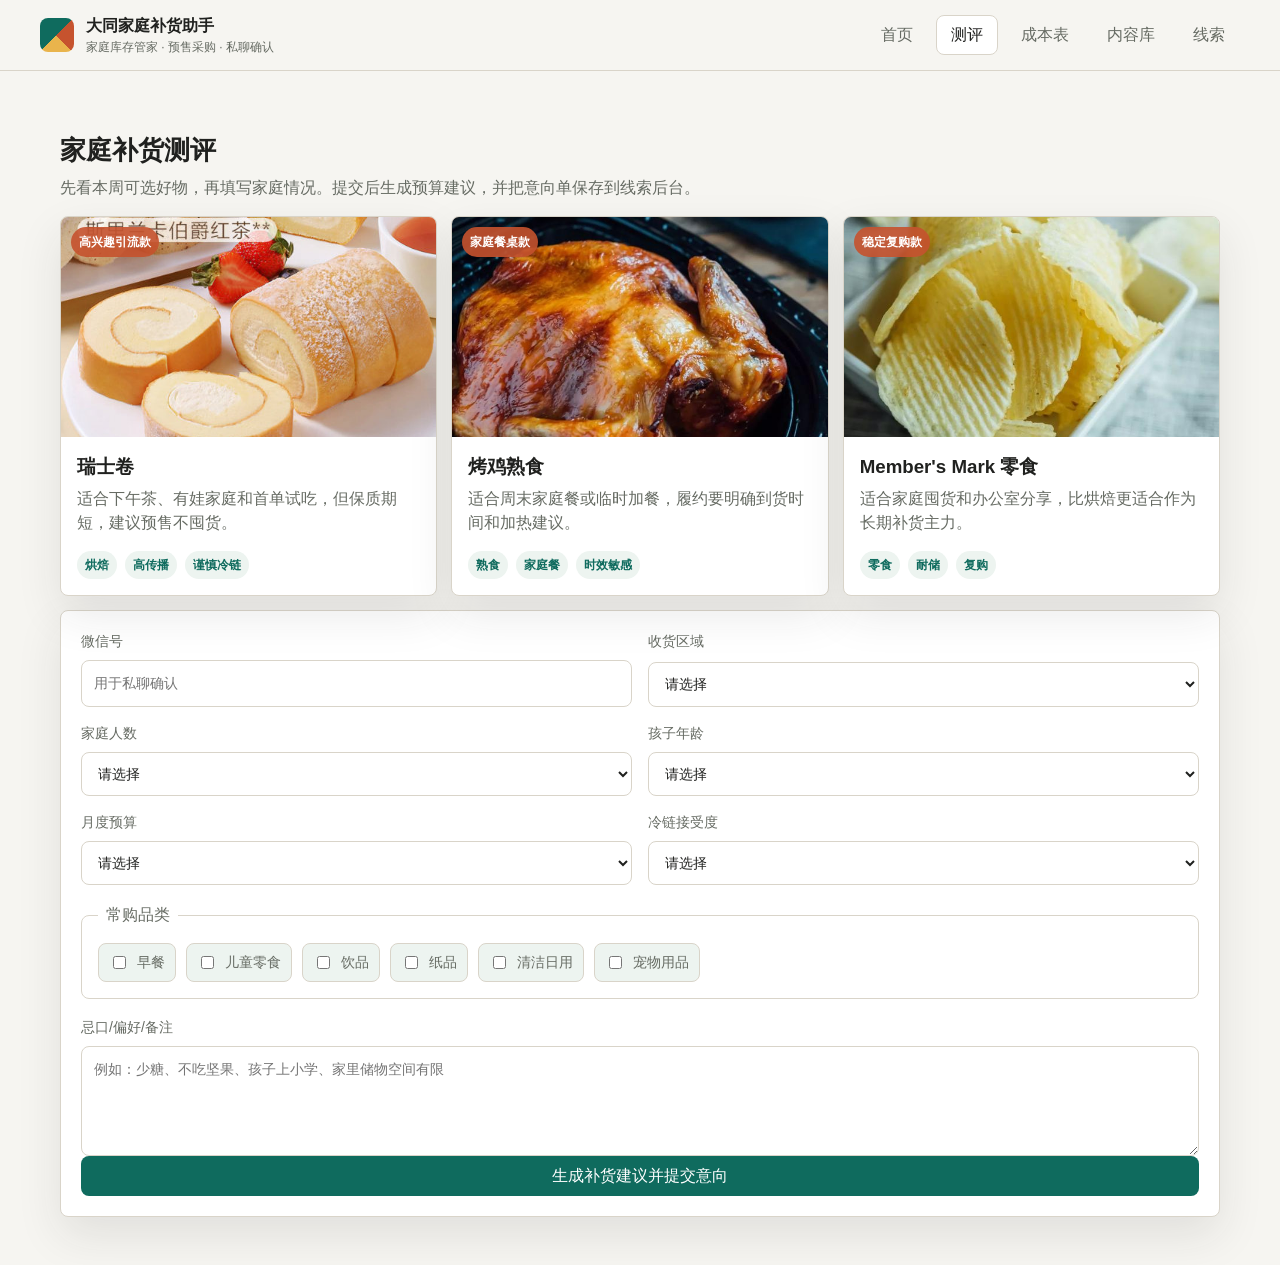
<file: index.html>
<!doctype html>
<html lang="zh-CN">
  <head>
    <meta charset="UTF-8" />
    <meta name="viewport" content="width=device-width, initial-scale=1.0" />
    <title>大同家庭补货助手</title>
    <link rel="stylesheet" href="./styles.css" />
  </head>
  <body>
    <header class="topbar">
      <div class="brand">
        <span class="brand-mark" aria-hidden="true"></span>
        <div>
          <strong>大同家庭补货助手</strong>
          <small>家庭库存管家 · 预售采购 · 私聊确认</small>
        </div>
      </div>
      <nav class="nav" aria-label="主导航">
        <button class="nav-btn" data-view="home">首页</button>
        <button class="nav-btn active" data-view="assessment">测评</button>
        <button class="nav-btn" data-view="pricing">成本表</button>
        <button class="nav-btn" data-view="content">内容库</button>
        <button class="nav-btn" data-view="admin">线索</button>
      </nav>
    </header>

    <main>
      <section id="home" class="view">
        <div class="hero">
          <div class="hero-copy">
            <span class="eyebrow">大同家庭囤货测评</span>
            <h1>先看本周好物，再生成你的补货清单</h1>
            <p>
              瑞士卷、烤鸡、零食饮品和家庭日用按预算组合。不是普通代购清单，而是帮你少买错、少浪费。
            </p>
            <div class="actions">
              <button class="primary" data-go="assessment">开始家庭测评</button>
              <button class="secondary" data-go="content">查看线上获客素材</button>
            </div>
          </div>
          <div class="hero-panel product-wall" aria-label="本周商品预览">
            <figure class="feature-product large">
              <img src="./assets/swiss-roll.jpg" alt="山姆瑞士卷商品图" />
              <figcaption>
                <strong>瑞士卷</strong>
                <span>下午茶/有娃家庭高传播款</span>
              </figcaption>
            </figure>
            <div class="product-stack">
              <figure class="feature-product">
                <img src="./assets/rotisserie-chicken.jpg" alt="山姆烤鸡商品图" />
                <figcaption>
                  <strong>烤鸡熟食</strong>
                  <span>家庭餐桌引流款</span>
                </figcaption>
              </figure>
              <figure class="feature-product">
                <img src="./assets/membermark-chips.jpg" alt="Member's Mark 零食商品图" />
                <figcaption>
                  <strong>MM 零食</strong>
                  <span>办公室/家庭囤货款</span>
                </figcaption>
              </figure>
            </div>
          </div>
        </div>

        <div class="section-head">
          <h2>先用商品激发兴趣</h2>
          <p>页面要让用户感到“这周真的有东西值得买”，测评只是把购买欲变成可成交线索。</p>
        </div>
        <div id="homeProducts" class="product-grid"></div>

        <div class="section-head">
          <h2>首版只验证这条链路</h2>
          <p>内容平台引流，小程序测评筛选，私聊确认成交，固定采购日履约。</p>
        </div>
        <div class="flow">
          <article>
            <span>01</span>
            <h3>内容搜索</h3>
            <p>小红书/抖音发布大同家庭囤货、预算清单、避坑内容。</p>
          </article>
          <article>
            <span>02</span>
            <h3>测评筛选</h3>
            <p>用户填写家庭人数、孩子年龄、预算、忌口和收货区域。</p>
          </article>
          <article>
            <span>03</span>
            <h3>私聊确认</h3>
            <p>按推荐套餐沟通替换品、冷链风险和固定到货时间。</p>
          </article>
          <article>
            <span>04</span>
            <h3>复购提醒</h3>
            <p>沉淀家庭档案，下月按历史清单提醒补货。</p>
          </article>
        </div>

        <div class="packages">
          <article>
            <small>试单</small>
            <h3>99 元试补货</h3>
            <p>5-8 件高复购商品，用来降低首次尝试门槛。</p>
          </article>
          <article>
            <small>主力</small>
            <h3>399/699/999 元补货包</h3>
            <p>按真实采购价和履约成本配货，不让用户逐个 SKU 比价。</p>
          </article>
          <article>
            <small>复购</small>
            <h3>月度补货会员</h3>
            <p>每月一次专属清单、采购提醒和缺货替换优先权。</p>
          </article>
        </div>
      </section>

      <section id="assessment" class="view active-view">
        <div class="section-head">
          <h2>家庭补货测评</h2>
          <p>先看本周可选好物，再填写家庭情况。提交后生成预算建议，并把意向单保存到线索后台。</p>
        </div>
        <div id="assessmentProducts" class="product-grid compact"></div>
        <form id="assessmentForm" class="form-shell">
          <div class="form-grid">
            <label>
              微信号
              <input name="wechat" type="text" placeholder="用于私聊确认" required />
            </label>
            <label>
              收货区域
              <select name="area" required>
                <option value="">请选择</option>
                <option>平城区</option>
                <option>云冈区</option>
                <option>云州区</option>
                <option>新荣区</option>
                <option>其他大同区域</option>
              </select>
            </label>
            <label>
              家庭人数
              <select name="familySize" required>
                <option value="">请选择</option>
                <option value="2">2 人</option>
                <option value="3">3 人</option>
                <option value="4">4 人</option>
                <option value="5">5 人及以上</option>
              </select>
            </label>
            <label>
              孩子年龄
              <select name="childAge" required>
                <option value="">请选择</option>
                <option>暂无孩子</option>
                <option>0-3 岁</option>
                <option>4-6 岁</option>
                <option>7-12 岁</option>
                <option>13 岁以上</option>
              </select>
            </label>
            <label>
              月度预算
              <select name="budget" required>
                <option value="">请选择</option>
                <option value="399">399 元起轻补货</option>
                <option value="699">699 元起家庭囤货</option>
                <option value="999">999 元起省心补货</option>
                <option value="custom">需要单独报价</option>
              </select>
            </label>
            <label>
              冷链接受度
              <select name="coldChain" required>
                <option value="">请选择</option>
                <option>先不做冷链</option>
                <option>少量冷藏可接受</option>
                <option>冷冻冷藏都可以</option>
              </select>
            </label>
          </div>

          <fieldset>
            <legend>常购品类</legend>
            <div class="chips">
              <label><input type="checkbox" name="categories" value="早餐" />早餐</label>
              <label><input type="checkbox" name="categories" value="儿童零食" />儿童零食</label>
              <label><input type="checkbox" name="categories" value="饮品" />饮品</label>
              <label><input type="checkbox" name="categories" value="纸品" />纸品</label>
              <label><input type="checkbox" name="categories" value="清洁日用" />清洁日用</label>
              <label><input type="checkbox" name="categories" value="宠物用品" />宠物用品</label>
            </div>
          </fieldset>

          <label>
            忌口/偏好/备注
            <textarea name="notes" rows="4" placeholder="例如：少糖、不吃坚果、孩子上小学、家里储物空间有限"></textarea>
          </label>

          <button class="primary full" type="submit">生成补货建议并提交意向</button>
        </form>

        <div id="result" class="result hidden" aria-live="polite"></div>
      </section>

      <section id="content" class="view">
        <div class="section-head">
          <h2>线上内容素材库</h2>
          <p>围绕搜索词做决策型内容，不和普通代购比低价。</p>
        </div>
        <div id="contentGrid" class="content-grid"></div>
      </section>

      <section id="pricing" class="view">
        <div class="section-head">
          <h2>真实落地成本表</h2>
          <p>先录真实采购价和履约成本，再让系统按预算自动组合。公开参考价只用于试算，正式报价前必须改成实际采购价。</p>
        </div>

        <form id="costForm" class="form-shell">
          <div class="form-grid">
            <label>
              采购城市
              <input name="city" type="text" placeholder="北京/天津/太原" />
            </label>
            <label>
              单单物流摊销
              <input name="logisticsPerOrder" type="number" min="0" step="1" />
            </label>
            <label>
              服务费率
              <input name="serviceRate" type="number" min="0" max="1" step="0.01" />
            </label>
            <label>
              损耗/售后预留
              <input name="lossRate" type="number" min="0" max="1" step="0.01" />
            </label>
            <label>
              冷链包装费
              <input name="coldPackFee" type="number" min="0" step="1" />
            </label>
            <label>
              缺货替换预留
              <input name="reserveRate" type="number" min="0" max="1" step="0.01" />
            </label>
          </div>
          <button class="primary full" type="submit">保存成本参数</button>
        </form>

        <div class="section-head">
          <h2>SKU 采购价</h2>
          <p>把价格改成当天山姆 App/门店实付价。只有启用的 SKU 会进入测评推荐。</p>
        </div>
        <div class="table-actions">
          <button class="secondary" id="addSku" type="button">新增 SKU</button>
          <button class="secondary" id="exportSkuCsv" type="button">导出 SKU CSV</button>
          <label class="secondary file-action">
            导入采价 CSV
            <input id="importSkuCsv" type="file" accept=".csv,text/csv" />
          </label>
          <button class="danger" id="resetSku" type="button">恢复参考价</button>
        </div>
        <p class="lead-meta">CSV 字段：enabled,name,category,price,risk,note。采价必须以你实际采购城市山姆 App/小程序当天实付价为准。</p>
        <div class="sku-table-wrap">
          <table class="sku-table">
            <thead>
              <tr>
                <th>启用</th>
                <th>商品</th>
                <th>品类</th>
                <th>采购价</th>
                <th>风险</th>
                <th>来源备注</th>
                <th>操作</th>
              </tr>
            </thead>
            <tbody id="skuRows"></tbody>
          </table>
        </div>
      </section>

      <section id="admin" class="view">
        <div class="section-head">
          <h2>线索后台</h2>
          <p>演示版数据保存在当前浏览器本地。迁移小程序后可接云开发数据库。</p>
        </div>
        <div class="admin-tools">
          <select id="statusFilter" aria-label="状态筛选">
            <option value="all">全部线索</option>
            <option value="new">新线索</option>
            <option value="contacted">已联系</option>
            <option value="won">已成交</option>
          </select>
          <button class="secondary" id="exportCsv">导出 CSV</button>
          <button class="danger" id="clearLeads">清空演示数据</button>
        </div>
        <div id="leadList" class="lead-list"></div>
      </section>
    </main>

    <script src="./app.js"></script>
  </body>
</html>
</file>
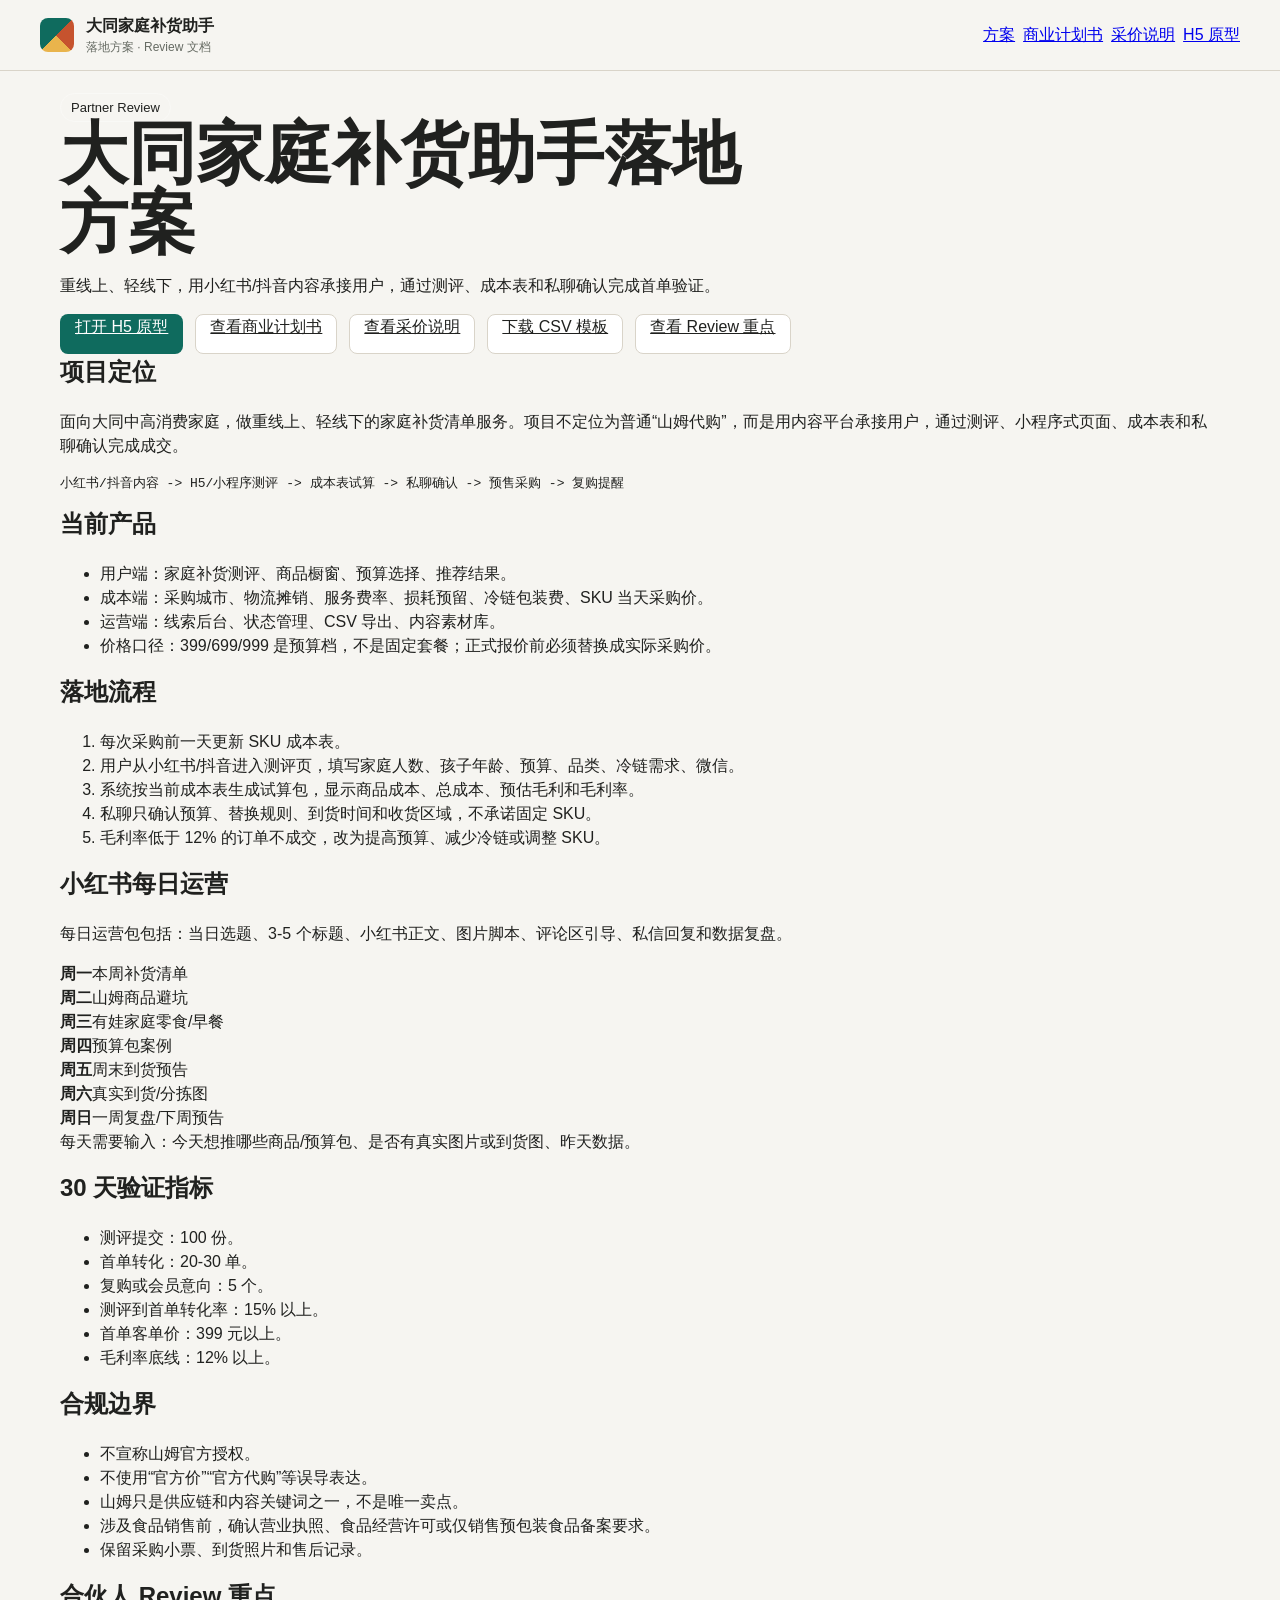
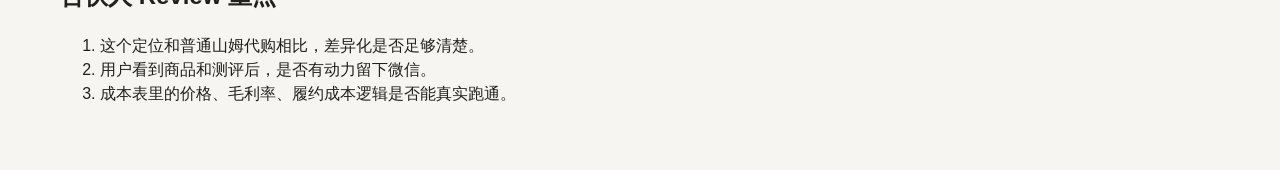
<file: docs.html>
<!doctype html>
<html lang="zh-CN">
  <head>
    <meta charset="UTF-8" />
    <meta name="viewport" content="width=device-width, initial-scale=1.0" />
    <title>大同家庭补货助手方案</title>
    <link rel="stylesheet" href="./styles.css" />
  </head>
  <body>
    <header class="topbar">
      <div class="brand">
        <span class="brand-mark" aria-hidden="true"></span>
        <div>
          <strong>大同家庭补货助手</strong>
          <small>落地方案 · Review 文档</small>
        </div>
      </div>
      <nav class="nav" aria-label="文档导航">
        <a class="nav-link active" href="./docs.html">方案</a>
        <a class="nav-link" href="./BUSINESS_PLAN.md">商业计划书</a>
        <a class="nav-link" href="./sams-price.html">采价说明</a>
        <a class="nav-link" href="./index.html">H5 原型</a>
      </nav>
    </header>

    <main class="doc-main">
      <section class="doc-hero">
        <span class="eyebrow">Partner Review</span>
        <h1>大同家庭补货助手落地方案</h1>
        <p>重线上、轻线下，用小红书/抖音内容承接用户，通过测评、成本表和私聊确认完成首单验证。</p>
        <div class="actions">
          <a class="primary link-button" href="./index.html">打开 H5 原型</a>
          <a class="secondary link-button" href="./BUSINESS_PLAN.md">查看商业计划书</a>
          <a class="secondary link-button" href="./sams-price.html">查看采价说明</a>
          <a class="secondary link-button" href="./data/sams_price_template.csv">下载 CSV 模板</a>
          <a class="secondary link-button" href="#review">查看 Review 重点</a>
        </div>
      </section>

      <section class="doc-section">
        <h2>项目定位</h2>
        <p>面向大同中高消费家庭，做重线上、轻线下的家庭补货清单服务。项目不定位为普通“山姆代购”，而是用内容平台承接用户，通过测评、小程序式页面、成本表和私聊确认完成成交。</p>
        <pre><code>小红书/抖音内容 -> H5/小程序测评 -> 成本表试算 -> 私聊确认 -> 预售采购 -> 复购提醒</code></pre>
      </section>

      <section class="doc-section">
        <h2>当前产品</h2>
        <ul>
          <li>用户端：家庭补货测评、商品橱窗、预算选择、推荐结果。</li>
          <li>成本端：采购城市、物流摊销、服务费率、损耗预留、冷链包装费、SKU 当天采购价。</li>
          <li>运营端：线索后台、状态管理、CSV 导出、内容素材库。</li>
          <li>价格口径：399/699/999 是预算档，不是固定套餐；正式报价前必须替换成实际采购价。</li>
        </ul>
      </section>

      <section class="doc-section">
        <h2>落地流程</h2>
        <ol>
          <li>每次采购前一天更新 SKU 成本表。</li>
          <li>用户从小红书/抖音进入测评页，填写家庭人数、孩子年龄、预算、品类、冷链需求、微信。</li>
          <li>系统按当前成本表生成试算包，显示商品成本、总成本、预估毛利和毛利率。</li>
          <li>私聊只确认预算、替换规则、到货时间和收货区域，不承诺固定 SKU。</li>
          <li>毛利率低于 12% 的订单不成交，改为提高预算、减少冷链或调整 SKU。</li>
        </ol>
      </section>

      <section class="doc-section">
        <h2>小红书每日运营</h2>
        <p>每日运营包包括：当日选题、3-5 个标题、小红书正文、图片脚本、评论区引导、私信回复和数据复盘。</p>
        <div class="doc-grid">
          <article><strong>周一</strong><span>本周补货清单</span></article>
          <article><strong>周二</strong><span>山姆商品避坑</span></article>
          <article><strong>周三</strong><span>有娃家庭零食/早餐</span></article>
          <article><strong>周四</strong><span>预算包案例</span></article>
          <article><strong>周五</strong><span>周末到货预告</span></article>
          <article><strong>周六</strong><span>真实到货/分拣图</span></article>
          <article><strong>周日</strong><span>一周复盘/下周预告</span></article>
        </div>
        <p>每天需要输入：今天想推哪些商品/预算包、是否有真实图片或到货图、昨天数据。</p>
      </section>

      <section class="doc-section">
        <h2>30 天验证指标</h2>
        <ul>
          <li>测评提交：100 份。</li>
          <li>首单转化：20-30 单。</li>
          <li>复购或会员意向：5 个。</li>
          <li>测评到首单转化率：15% 以上。</li>
          <li>首单客单价：399 元以上。</li>
          <li>毛利率底线：12% 以上。</li>
        </ul>
      </section>

      <section class="doc-section">
        <h2>合规边界</h2>
        <ul>
          <li>不宣称山姆官方授权。</li>
          <li>不使用“官方价”“官方代购”等误导表达。</li>
          <li>山姆只是供应链和内容关键词之一，不是唯一卖点。</li>
          <li>涉及食品销售前，确认营业执照、食品经营许可或仅销售预包装食品备案要求。</li>
          <li>保留采购小票、到货照片和售后记录。</li>
        </ul>
      </section>

      <section id="review" class="doc-section">
        <h2>合伙人 Review 重点</h2>
        <ol>
          <li>这个定位和普通山姆代购相比，差异化是否足够清楚。</li>
          <li>用户看到商品和测评后，是否有动力留下微信。</li>
          <li>成本表里的价格、毛利率、履约成本逻辑是否能真实跑通。</li>
        </ol>
      </section>
    </main>
  </body>
</html>
</file>
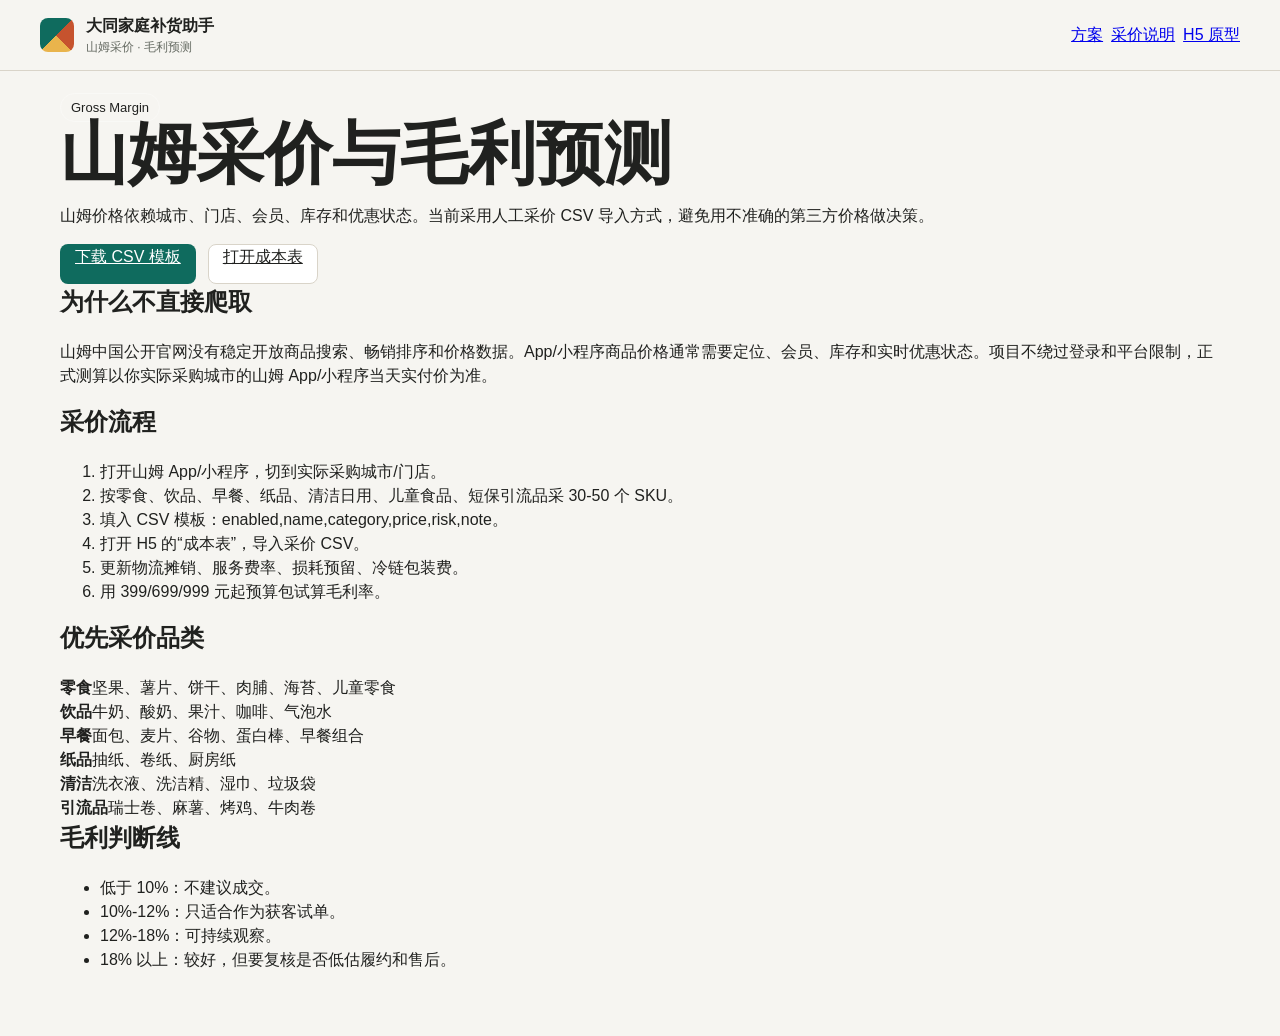
<file: sams-price.html>
<!doctype html>
<html lang="zh-CN">
  <head>
    <meta charset="UTF-8" />
    <meta name="viewport" content="width=device-width, initial-scale=1.0" />
    <title>山姆采价与毛利预测</title>
    <link rel="stylesheet" href="./styles.css" />
  </head>
  <body>
    <header class="topbar">
      <div class="brand">
        <span class="brand-mark" aria-hidden="true"></span>
        <div>
          <strong>大同家庭补货助手</strong>
          <small>山姆采价 · 毛利预测</small>
        </div>
      </div>
      <nav class="nav" aria-label="文档导航">
        <a class="nav-link" href="./docs.html">方案</a>
        <a class="nav-link active" href="./sams-price.html">采价说明</a>
        <a class="nav-link" href="./index.html">H5 原型</a>
      </nav>
    </header>

    <main class="doc-main">
      <section class="doc-hero">
        <span class="eyebrow">Gross Margin</span>
        <h1>山姆采价与毛利预测</h1>
        <p>山姆价格依赖城市、门店、会员、库存和优惠状态。当前采用人工采价 CSV 导入方式，避免用不准确的第三方价格做决策。</p>
        <div class="actions">
          <a class="primary link-button" href="./data/sams_price_template.csv">下载 CSV 模板</a>
          <a class="secondary link-button" href="./index.html">打开成本表</a>
        </div>
      </section>

      <section class="doc-section">
        <h2>为什么不直接爬取</h2>
        <p>山姆中国公开官网没有稳定开放商品搜索、畅销排序和价格数据。App/小程序商品价格通常需要定位、会员、库存和实时优惠状态。项目不绕过登录和平台限制，正式测算以你实际采购城市的山姆 App/小程序当天实付价为准。</p>
      </section>

      <section class="doc-section">
        <h2>采价流程</h2>
        <ol>
          <li>打开山姆 App/小程序，切到实际采购城市/门店。</li>
          <li>按零食、饮品、早餐、纸品、清洁日用、儿童食品、短保引流品采 30-50 个 SKU。</li>
          <li>填入 CSV 模板：enabled,name,category,price,risk,note。</li>
          <li>打开 H5 的“成本表”，导入采价 CSV。</li>
          <li>更新物流摊销、服务费率、损耗预留、冷链包装费。</li>
          <li>用 399/699/999 元起预算包试算毛利率。</li>
        </ol>
      </section>

      <section class="doc-section">
        <h2>优先采价品类</h2>
        <div class="doc-grid">
          <article><strong>零食</strong><span>坚果、薯片、饼干、肉脯、海苔、儿童零食</span></article>
          <article><strong>饮品</strong><span>牛奶、酸奶、果汁、咖啡、气泡水</span></article>
          <article><strong>早餐</strong><span>面包、麦片、谷物、蛋白棒、早餐组合</span></article>
          <article><strong>纸品</strong><span>抽纸、卷纸、厨房纸</span></article>
          <article><strong>清洁</strong><span>洗衣液、洗洁精、湿巾、垃圾袋</span></article>
          <article><strong>引流品</strong><span>瑞士卷、麻薯、烤鸡、牛肉卷</span></article>
        </div>
      </section>

      <section class="doc-section">
        <h2>毛利判断线</h2>
        <ul>
          <li>低于 10%：不建议成交。</li>
          <li>10%-12%：只适合作为获客试单。</li>
          <li>12%-18%：可持续观察。</li>
          <li>18% 以上：较好，但要复核是否低估履约和售后。</li>
        </ul>
      </section>
    </main>
  </body>
</html>
</file>
<file: styles.css>
:root {
  --bg: #f6f5f1;
  --ink: #20211f;
  --muted: #666b63;
  --line: #d9d4c9;
  --panel: #ffffff;
  --accent: #0f6b5e;
  --accent-2: #c6532e;
  --accent-3: #e9b44c;
  --soft: #edf4f0;
  --shadow: 0 18px 45px rgba(37, 38, 35, 0.1);
}

* {
  box-sizing: border-box;
}

body {
  margin: 0;
  color: var(--ink);
  background: var(--bg);
  font-family: -apple-system, BlinkMacSystemFont, "Segoe UI", sans-serif;
  line-height: 1.5;
}

button,
input,
select,
textarea {
  font: inherit;
}

button {
  cursor: pointer;
}

.topbar {
  position: sticky;
  top: 0;
  z-index: 20;
  display: flex;
  align-items: center;
  justify-content: space-between;
  gap: 16px;
  padding: 14px clamp(16px, 4vw, 40px);
  background: rgba(246, 245, 241, 0.94);
  border-bottom: 1px solid var(--line);
  backdrop-filter: blur(14px);
}

.brand {
  display: flex;
  align-items: center;
  gap: 12px;
  min-width: 220px;
}

.brand-mark {
  width: 34px;
  height: 34px;
  border-radius: 8px;
  background:
    linear-gradient(135deg, var(--accent) 0 50%, transparent 50%),
    linear-gradient(45deg, var(--accent-3) 0 48%, var(--accent-2) 48%);
}

.brand strong,
.brand small {
  display: block;
}

.brand small {
  color: var(--muted);
  font-size: 12px;
}

.nav {
  display: flex;
  gap: 8px;
  overflow-x: auto;
}

.nav-btn,
.secondary,
.primary,
.danger {
  min-height: 40px;
  border-radius: 8px;
  border: 1px solid transparent;
  padding: 0 14px;
}

.nav-btn {
  background: transparent;
  color: var(--muted);
}

.nav-btn.active {
  color: var(--ink);
  background: var(--panel);
  border-color: var(--line);
}

main {
  width: min(1160px, calc(100% - 32px));
  margin: 0 auto;
  padding: 24px 0 48px;
}

.view {
  display: none;
}

.active-view {
  display: block;
}

.hero {
  display: grid;
  grid-template-columns: minmax(0, 1.2fr) minmax(320px, 0.8fr);
  gap: 22px;
  align-items: stretch;
  min-height: 430px;
}

.hero-copy {
  display: flex;
  flex-direction: column;
  justify-content: center;
  padding: clamp(28px, 5vw, 64px);
  background:
    radial-gradient(circle at 16% 18%, rgba(233, 180, 76, 0.28), transparent 28%),
    linear-gradient(120deg, rgba(15, 107, 94, 0.96), rgba(32, 33, 31, 0.9));
  color: #fff;
  border-radius: 8px;
  overflow: hidden;
}

.eyebrow {
  width: fit-content;
  padding: 6px 10px;
  border: 1px solid rgba(255, 255, 255, 0.32);
  border-radius: 999px;
  font-size: 13px;
}

h1,
h2,
h3,
p {
  margin-top: 0;
}

h1 {
  max-width: 680px;
  margin-bottom: 16px;
  font-size: clamp(36px, 6vw, 68px);
  line-height: 1.02;
  letter-spacing: 0;
}

.hero-copy p {
  max-width: 560px;
  color: rgba(255, 255, 255, 0.84);
  font-size: 18px;
}

.actions {
  display: flex;
  flex-wrap: wrap;
  gap: 12px;
  margin-top: 16px;
}

.primary {
  color: #fff;
  background: var(--accent);
}

.secondary {
  color: var(--ink);
  background: var(--panel);
  border-color: var(--line);
}

.danger {
  color: #fff;
  background: var(--accent-2);
}

.full {
  width: 100%;
}

.hero-panel,
.flow article,
.packages article,
.form-shell,
.result,
.content-card,
.lead-card {
  background: var(--panel);
  border: 1px solid var(--line);
  border-radius: 8px;
  box-shadow: var(--shadow);
}

.hero-panel {
  padding: 28px;
}

.product-wall {
  display: grid;
  grid-template-columns: 1fr 0.78fr;
  gap: 14px;
}

.product-stack {
  display: grid;
  gap: 14px;
}

.feature-product {
  position: relative;
  min-height: 190px;
  margin: 0;
  overflow: hidden;
  border-radius: 8px;
  background: #ddd;
}

.feature-product.large {
  min-height: 376px;
}

.feature-product img,
.product-card img {
  display: block;
  width: 100%;
  height: 100%;
  object-fit: cover;
}

.feature-product figcaption {
  position: absolute;
  right: 12px;
  bottom: 12px;
  left: 12px;
  display: grid;
  gap: 3px;
  padding: 10px;
  color: #fff;
  background: rgba(20, 20, 18, 0.68);
  border-radius: 8px;
}

.feature-product span {
  color: rgba(255, 255, 255, 0.78);
  font-size: 13px;
}

.receipt {
  width: 100%;
  max-width: 360px;
  padding: 24px;
  border: 1px dashed #b9b1a2;
  background: #fffdf8;
}

.receipt-head {
  display: flex;
  justify-content: space-between;
  padding-bottom: 18px;
  border-bottom: 1px solid var(--line);
}

.receipt-list {
  display: grid;
  grid-template-columns: 1fr auto;
  gap: 14px 20px;
  margin-top: 20px;
}

.section-head {
  margin: 36px 0 16px;
}

.section-head h2 {
  margin-bottom: 6px;
  font-size: 26px;
}

.section-head p {
  color: var(--muted);
}

.flow,
.packages,
.content-grid {
  display: grid;
  grid-template-columns: repeat(4, minmax(0, 1fr));
  gap: 14px;
}

.packages {
  grid-template-columns: repeat(3, minmax(0, 1fr));
  margin-top: 14px;
}

.product-grid {
  display: grid;
  grid-template-columns: repeat(3, minmax(0, 1fr));
  gap: 14px;
  margin-bottom: 20px;
}

.product-grid.compact {
  margin-bottom: 14px;
}

.product-card {
  overflow: hidden;
  background: var(--panel);
  border: 1px solid var(--line);
  border-radius: 8px;
  box-shadow: var(--shadow);
}

.product-card figure {
  position: relative;
  height: 220px;
  margin: 0;
  background: #ece7dd;
}

.product-card-body {
  padding: 16px;
}

.product-card h3 {
  margin-bottom: 6px;
}

.product-card p {
  color: var(--muted);
}

.product-tags {
  display: flex;
  flex-wrap: wrap;
  gap: 8px;
  margin-top: 12px;
}

.product-tags span {
  padding: 5px 8px;
  color: var(--accent);
  background: var(--soft);
  border-radius: 999px;
  font-size: 12px;
  font-weight: 700;
}

.product-note {
  position: absolute;
  top: 10px;
  left: 10px;
  padding: 6px 8px;
  color: #fff;
  background: rgba(198, 83, 46, 0.9);
  border-radius: 999px;
  font-size: 12px;
  font-weight: 700;
}

.flow article,
.packages article,
.content-card,
.lead-card {
  padding: 18px;
}

.flow span,
.packages small,
.content-card small {
  display: inline-block;
  margin-bottom: 12px;
  color: var(--accent);
  font-weight: 700;
}

.form-shell {
  padding: 20px;
}

.form-grid {
  display: grid;
  grid-template-columns: repeat(2, minmax(0, 1fr));
  gap: 16px;
}

label {
  display: grid;
  gap: 8px;
  color: var(--muted);
  font-size: 14px;
}

input,
select,
textarea {
  width: 100%;
  border: 1px solid var(--line);
  border-radius: 8px;
  padding: 12px;
  color: var(--ink);
  background: #fff;
}

fieldset {
  margin: 18px 0;
  border: 1px solid var(--line);
  border-radius: 8px;
  padding: 16px;
}

legend {
  padding: 0 8px;
  color: var(--muted);
}

.chips {
  display: flex;
  flex-wrap: wrap;
  gap: 10px;
}

.chips label {
  display: flex;
  align-items: center;
  gap: 8px;
  padding: 8px 10px;
  border: 1px solid var(--line);
  border-radius: 8px;
  background: var(--soft);
}

.chips input {
  width: auto;
}

.result {
  margin-top: 18px;
  padding: 20px;
}

.hidden {
  display: none;
}

.recommendation {
  display: grid;
  grid-template-columns: minmax(0, 1fr) minmax(260px, 0.45fr);
  gap: 16px;
}

.mini-products {
  display: grid;
  grid-template-columns: repeat(3, minmax(0, 1fr));
  gap: 10px;
  margin: 14px 0;
}

.mini-products figure {
  margin: 0;
  overflow: hidden;
  border: 1px solid var(--line);
  border-radius: 8px;
  background: #fff;
}

.mini-products img {
  display: block;
  width: 100%;
  height: 92px;
  object-fit: cover;
}

.mini-products figcaption {
  padding: 8px;
  font-size: 13px;
  font-weight: 700;
}

.recommendation ul {
  margin-bottom: 0;
}

.quote-box {
  margin-top: 18px;
  padding: 16px;
  background: #fffdf8;
  border: 1px solid var(--line);
  border-radius: 8px;
}

.quote-lines {
  display: grid;
  grid-template-columns: minmax(0, 1fr) auto;
  gap: 10px 16px;
  margin-bottom: 12px;
}

.quote-lines span {
  color: var(--muted);
}

.quote-lines b {
  text-align: right;
}

.admin-tools {
  display: flex;
  flex-wrap: wrap;
  gap: 10px;
  margin-bottom: 14px;
}

.admin-tools select {
  max-width: 180px;
}

.table-actions {
  display: flex;
  flex-wrap: wrap;
  gap: 10px;
  margin-bottom: 12px;
}

.file-action {
  position: relative;
  display: inline-flex;
  align-items: center;
  justify-content: center;
  overflow: hidden;
}

.file-action input {
  position: absolute;
  inset: 0;
  opacity: 0;
  cursor: pointer;
}

.small-btn {
  min-height: 34px;
  padding: 0 10px;
}

.sku-table-wrap {
  overflow-x: auto;
  background: var(--panel);
  border: 1px solid var(--line);
  border-radius: 8px;
  box-shadow: var(--shadow);
}

.sku-table {
  width: 100%;
  min-width: 940px;
  border-collapse: collapse;
}

.sku-table th,
.sku-table td {
  padding: 10px;
  border-bottom: 1px solid var(--line);
  text-align: left;
  vertical-align: middle;
}

.sku-table th {
  color: var(--muted);
  font-size: 13px;
  font-weight: 700;
  background: #fbfaf6;
}

.sku-table input,
.sku-table select {
  min-width: 120px;
  padding: 8px;
}

.sku-table .sku-enabled {
  width: auto;
  min-width: 0;
}

.lead-list {
  display: grid;
  gap: 12px;
}

.lead-card {
  display: grid;
  grid-template-columns: minmax(0, 1fr) auto;
  gap: 16px;
}

.lead-card p {
  margin-bottom: 8px;
}

.lead-meta {
  color: var(--muted);
  font-size: 13px;
}

.status {
  min-width: 110px;
}

@media (max-width: 820px) {
  .topbar {
    align-items: flex-start;
    flex-direction: column;
  }

  .hero,
  .recommendation {
    grid-template-columns: 1fr;
  }

  .flow,
  .packages,
  .content-grid,
  .product-grid,
  .form-grid {
    grid-template-columns: 1fr;
  }

  .product-wall {
    grid-template-columns: 1fr;
  }

  .feature-product.large,
  .feature-product {
    min-height: 260px;
  }

  .mini-products {
    grid-template-columns: 1fr;
  }

  .hero {
    min-height: auto;
  }

  .lead-card {
    grid-template-columns: 1fr;
  }
}
</file>
